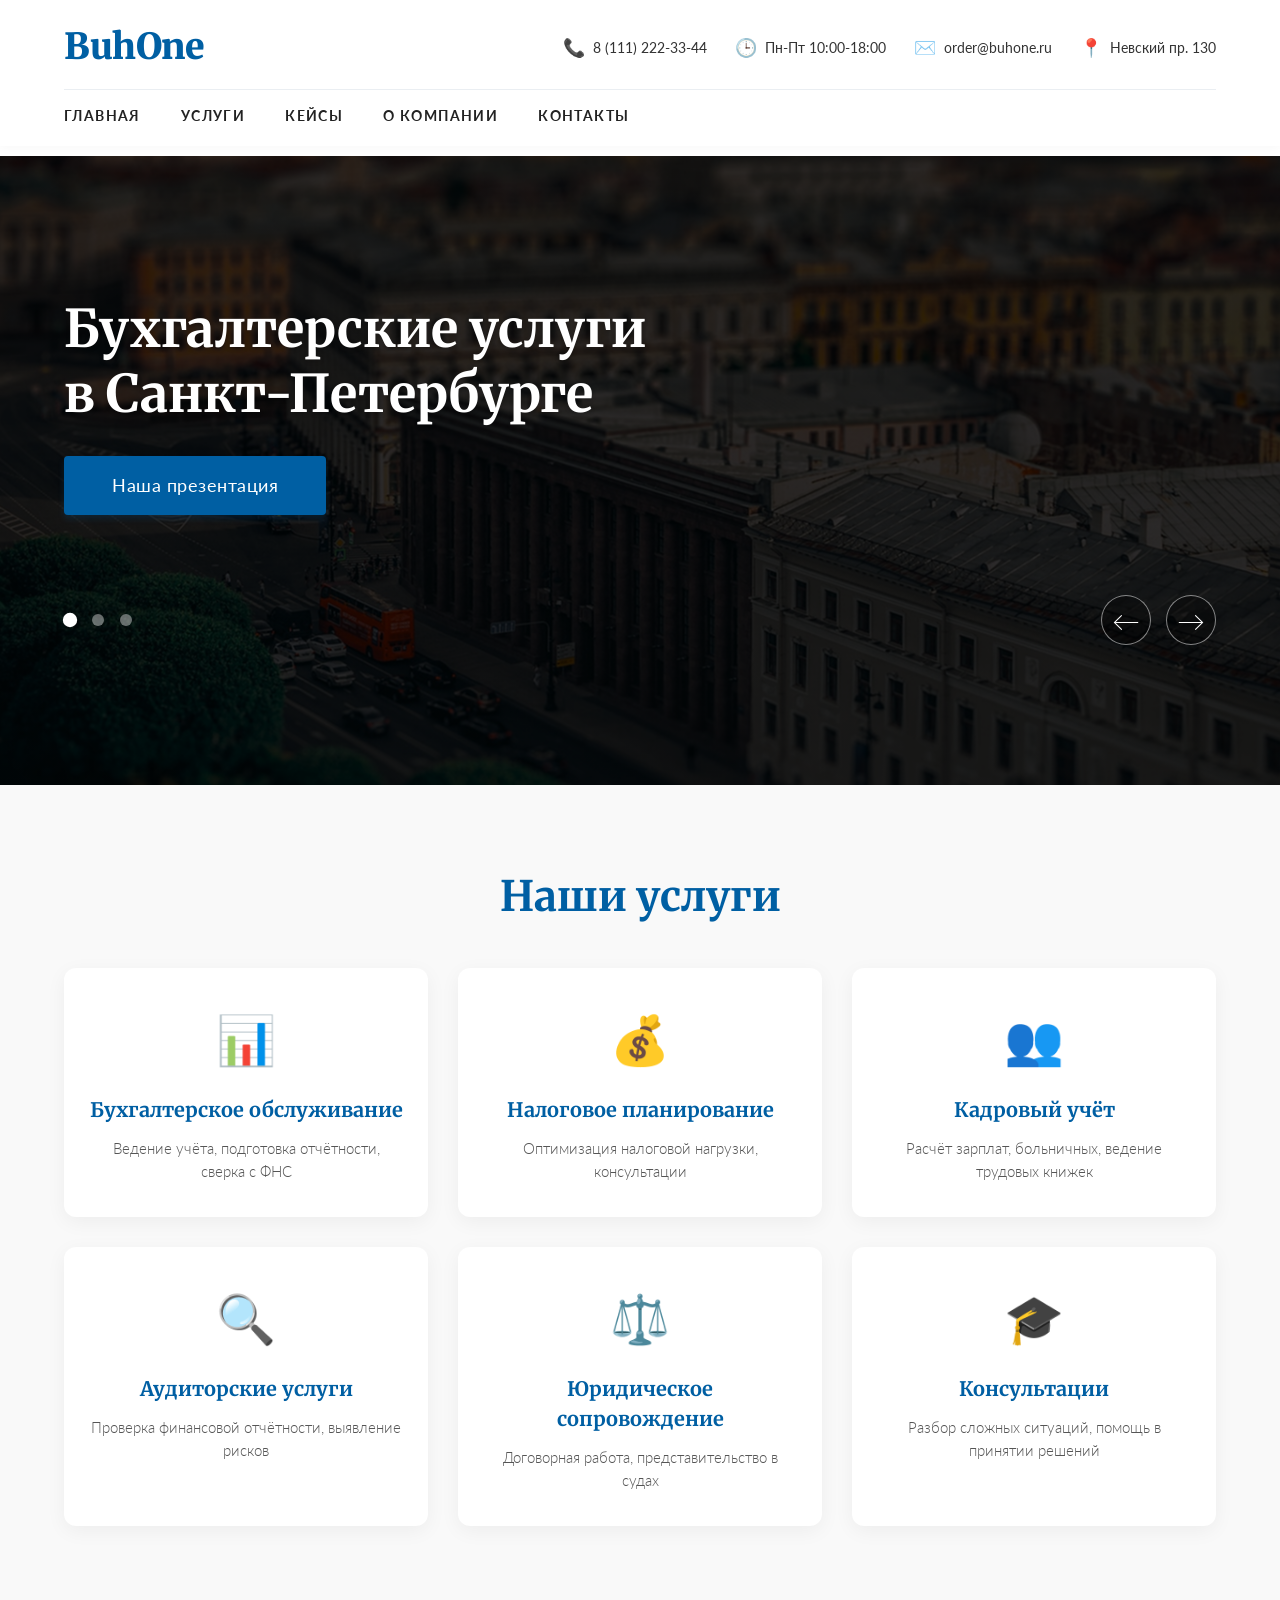
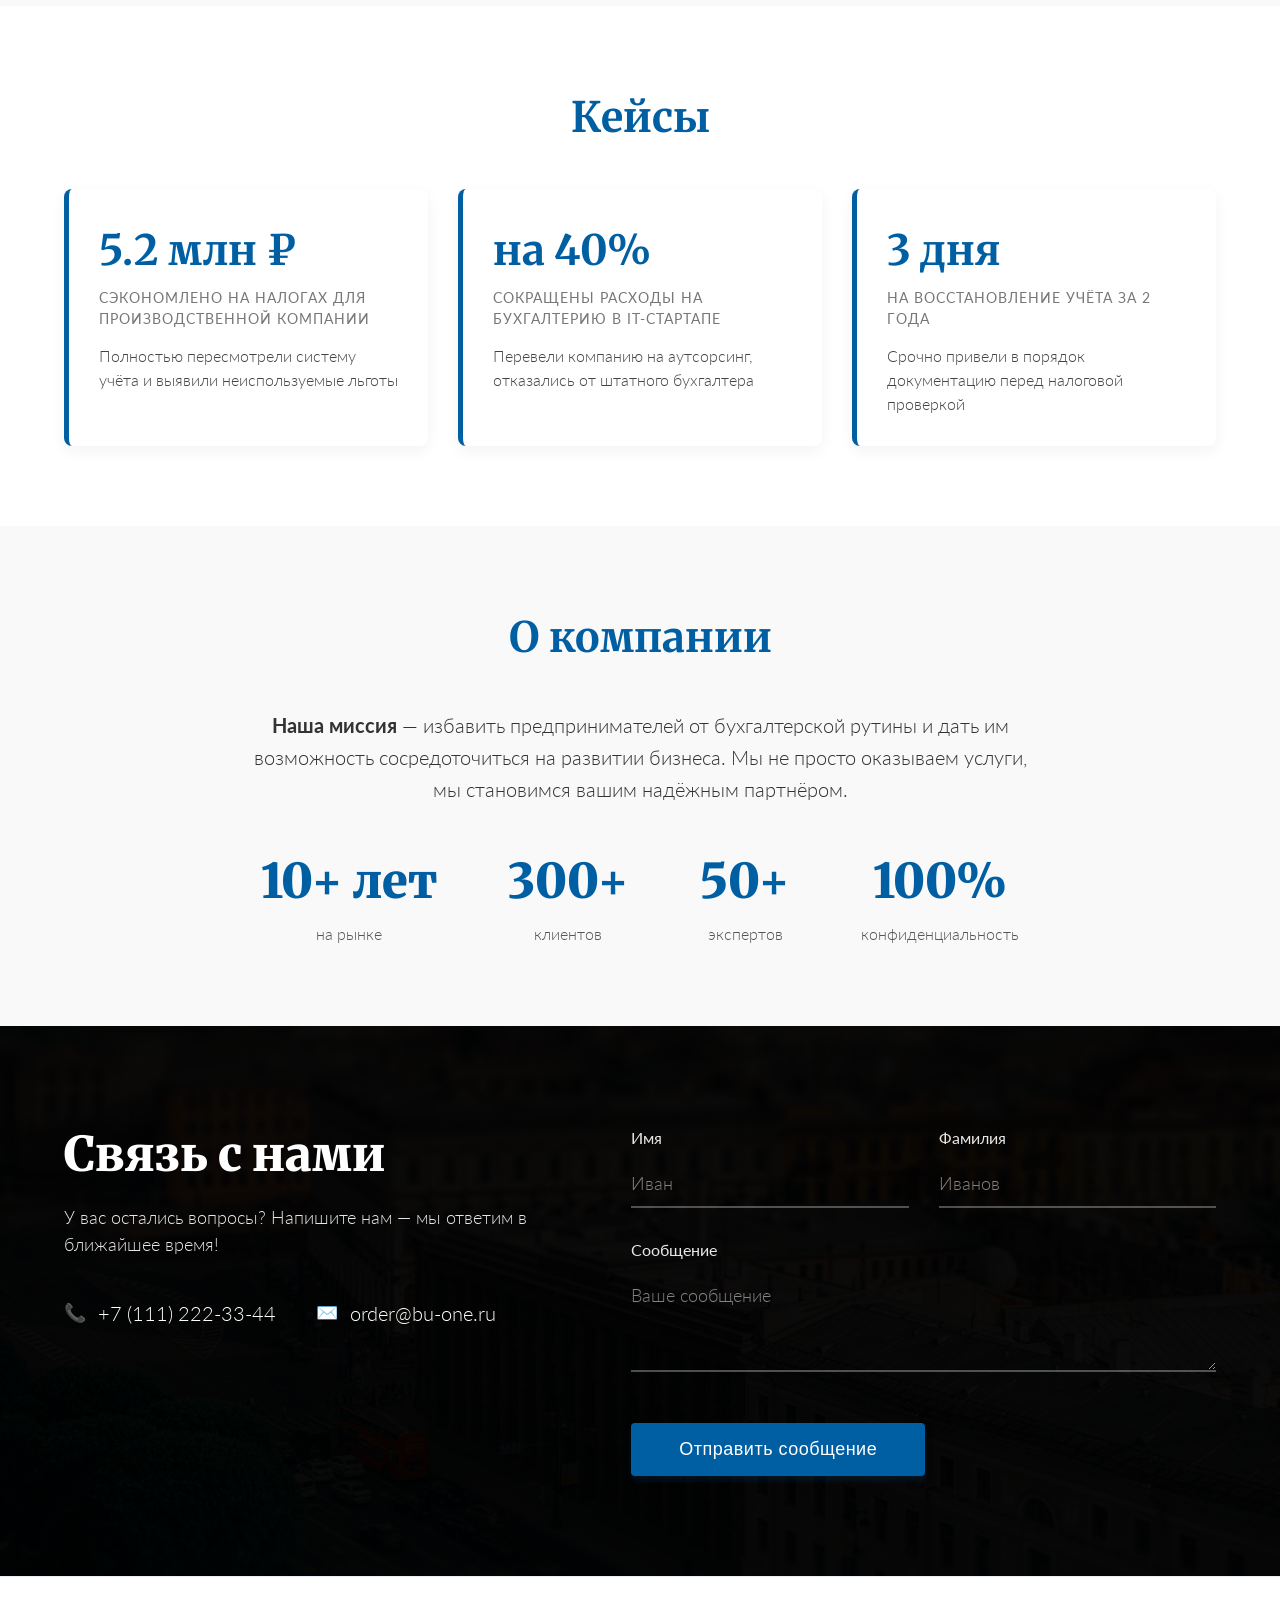
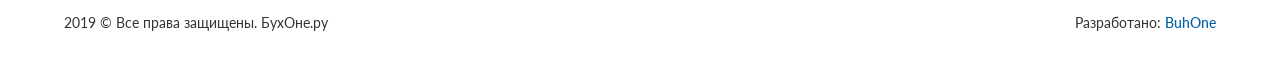
<file: index.html>
<!DOCTYPE html>
<html lang="ru">
<head>
  <meta charset="UTF-8">
  <meta name="viewport" content="width=device-width, initial-scale=1.0">
  <title>BuhOne — Бухгалтерские услуги в СПб</title>
  <link rel="preconnect" href="https://fonts.googleapis.com">
  <link rel="preconnect" href="https://fonts.gstatic.com" crossorigin>
  <link href="https://fonts.googleapis.com/css2?family=Lato:wght@300;400;700&family=Merriweather:wght@700;900&display=swap" rel="stylesheet">
  <link rel="stylesheet" href="css/style.css">
</head>
<body>
  <header class="header">
    <div class="container">
      <div class="header-top">
        <div class="logo">BuhOne</div>
        <div class="header-contacts">
          <span><i class="icon">📞</i> 8 (111) 222-33-44</span>
          <span><i class="icon">🕒</i> Пн-Пт 10:00-18:00</span>
          <span><i class="icon">✉️</i> order@buhone.ru</span>
          <span><i class="icon">📍</i> Невский пр. 130</span>
        </div>
      </div>
      <input type="checkbox" id="burger" class="burger-checkbox">
      <label for="burger" class="burger-icon">
        <span></span><span></span><span></span>
      </label>
      <nav class="nav">
        <a href="#home" class="nav-link active">Главная</a>
        <a href="#services" class="nav-link">услуги</a>
        <a href="#cases" class="nav-link">кейсы</a>
        <a href="#about" class="nav-link">о компании</a>
        <a href="#contacts" class="nav-link">контакты</a>
      </nav>
      <nav class="mobile-nav">
        <a href="#home">Главная</a>
        <a href="#services">услуги</a>
        <a href="#cases">кейсы</a>
        <a href="#about">о компании</a>
        <a href="#contacts">контакты</a>
      </nav>
    </div>
  </header>

  <main>
    <!-- Hero секция со слайдером -->
    <section id="home" class="hero">
      <div class="container">
        <div class="hero-content">
          <h1 id="heroTitle">Бухгалтерские услуги<br>в Санкт-Петербурге</h1>
          <a href="#" class="btn">Наша презентация</a>
        </div>
        <div class="slider-controls">
          <div class="slider-dots" id="sliderDots"></div>
          <div class="slider-arrows">
            <span class="slider-arrow prev" id="prevSlide">←</span>
            <span class="slider-arrow next" id="nextSlide">→</span>
          </div>
        </div>
      </div>
    </section>

    <!-- Услуги -->
    <section id="services" class="services">
      <div class="container">
        <h2 class="section-title">Наши услуги</h2>
        <div class="services-grid">
          <div class="service-card"><div class="service-icon">📊</div><h3>Бухгалтерское обслуживание</h3><p>Ведение учёта, подготовка отчётности, сверка с ФНС</p></div>
          <div class="service-card"><div class="service-icon">💰</div><h3>Налоговое планирование</h3><p>Оптимизация налоговой нагрузки, консультации</p></div>
          <div class="service-card"><div class="service-icon">👥</div><h3>Кадровый учёт</h3><p>Расчёт зарплат, больничных, ведение трудовых книжек</p></div>
          <div class="service-card"><div class="service-icon">🔍</div><h3>Аудиторские услуги</h3><p>Проверка финансовой отчётности, выявление рисков</p></div>
          <div class="service-card"><div class="service-icon">⚖️</div><h3>Юридическое сопровождение</h3><p>Договорная работа, представительство в судах</p></div>
          <div class="service-card"><div class="service-icon">🎓</div><h3>Консультации</h3><p>Разбор сложных ситуаций, помощь в принятии решений</p></div>
        </div>
      </div>
    </section>

    <!-- Кейсы -->
    <section id="cases" class="cases">
      <div class="container">
        <h2 class="section-title">Кейсы</h2>
        <div class="cases-grid">
          <div class="case-card"><div class="case-value">5.2 млн ₽</div><div class="case-label">сэкономлено на налогах для производственной компании</div><p>Полностью пересмотрели систему учёта и выявили неиспользуемые льготы</p></div>
          <div class="case-card"><div class="case-value">на 40%</div><div class="case-label">сокращены расходы на бухгалтерию в IT-стартапе</div><p>Перевели компанию на аутсорсинг, отказались от штатного бухгалтера</p></div>
          <div class="case-card"><div class="case-value">3 дня</div><div class="case-label">на восстановление учёта за 2 года</div><p>Срочно привели в порядок документацию перед налоговой проверкой</p></div>
        </div>
      </div>
    </section>

    <!-- О компании -->
    <section id="about" class="about">
      <div class="container">
        <h2 class="section-title">О компании</h2>
        <div class="about-content">
          <p class="about-mission"><strong>Наша миссия</strong> — избавить предпринимателей от бухгалтерской рутины и дать им возможность сосредоточиться на развитии бизнеса. Мы не просто оказываем услуги, мы становимся вашим надёжным партнёром.</p>
          <div class="about-stats">
            <div class="stat-item"><span class="stat-value">10+ лет</span><span class="stat-label">на рынке</span></div>
            <div class="stat-item"><span class="stat-value">300+</span><span class="stat-label">клиентов</span></div>
            <div class="stat-item"><span class="stat-value">50+</span><span class="stat-label">экспертов</span></div>
            <div class="stat-item"><span class="stat-value">100%</span><span class="stat-label">конфиденциальность</span></div>
          </div>
        </div>
      </div>
    </section>

    <!-- Контактная секция -->
    <section id="contacts" class="contact-section">
      <div class="container">
        <div class="contact-grid">
          <div class="contact-info">
            <h2>Связь с нами</h2>
            <p>У вас остались вопросы? Напишите нам — мы ответим в ближайшее время!</p>
            <div class="contact-details">
              <span><i class="icon">📞</i> +7 (111) 222-33-44</span>
              <span><i class="icon">✉️</i> order@bu-one.ru</span>
            </div>
          </div>
          <div class="contact-form">
            <form id="contactForm">
              <div class="form-row">
                <div class="form-group"><label>Имя</label><input type="text" placeholder="Иван" required></div>
                <div class="form-group"><label>Фамилия</label><input type="text" placeholder="Иванов" required></div>
              </div>
              <div class="form-group"><label>Сообщение</label><textarea placeholder="Ваше сообщение" required></textarea></div>
              <div class="form-submit"><button type="submit" class="btn">Отправить сообщение</button></div>
            </form>
          </div>
        </div>
      </div>
    </section>
  </main>

  <footer class="footer">
    <div class="container"><div>2019 © Все права защищены. БухОне.ру</div><div>Разработано: <a href="#">BuhOne</a></div></div>
  </footer>

  <!-- Попап успешной отправки -->
  <div class="popup-overlay" id="successPopup">
    <div class="popup"><h3>✅ Сообщение отправлено</h3><p>Спасибо! Мы свяжемся с вами в ближайшее время.</p><button class="btn" id="closePopup">Закрыть</button></div>
  </div>

  <script src="js/script.js"></script>
</body>
</html>
</file>
<file: css/style.css>
* {
  margin: 0;
  padding: 0;
  box-sizing: border-box;
}

body {
  font-family: 'Lato', sans-serif;
  font-weight: 300;
  color: #1e1e1e;
  background: #fff;
  line-height: 1.5;
  -webkit-font-smoothing: antialiased;
}

.container {
  max-width: 1200px;
  margin: 0 auto;
  padding: 0 24px;
}

h1, h2, h3 {
  font-family: 'Merriweather', serif;
  font-weight: 700;
}

.section-title {
  font-size: 42px;
  color: #005FA3;
  margin-bottom: 40px;
  text-align: center;
}

/* Кнопки */
.btn {
  display: inline-block;
  background: #005FA3;
  color: white;
  font-weight: 400;
  font-size: 18px;
  padding: 16px 48px;
  border: none;
  cursor: pointer;
  text-decoration: none;
  border-radius: 4px;
  transition: all 0.3s ease;
  box-shadow: 0 4px 6px rgba(0, 95, 163, 0.2);
  letter-spacing: 0.5px;
}

.btn:hover {
  background: #004a82;
  transform: translateY(-2px);
  box-shadow: 0 8px 12px rgba(0, 95, 163, 0.3);
}

/* Шапка */
.header {
  padding: 20px 0;
  background: white;
  box-shadow: 0 2px 10px rgba(0,0,0,0.03);
  position: relative;
}

.header-top {
  display: flex;
  align-items: center;
  justify-content: space-between;
  flex-wrap: wrap;
  gap: 20px;
  margin-bottom: 15px;
}

.logo {
  font-family: 'Merriweather', serif;
  font-weight: 900;
  font-size: 36px;
  color: #005FA3;
  letter-spacing: -0.5px;
}

.header-contacts {
  display: flex;
  gap: 28px;
  font-size: 14px;
  font-weight: 400;
  color: #333;
}

.header-contacts span {
  display: flex;
  align-items: center;
  gap: 8px;
}

.icon {
  color: #005FA3;
  font-size: 18px;
  font-style: normal;
}

/* Навигация */
.nav {
  display: flex;
  gap: 40px;
  padding-top: 15px;
  border-top: 1px solid #eaeef2;
}

.nav a {
  text-decoration: none;
  color: #222;
  font-size: 14px;
  font-weight: 700;
  text-transform: uppercase;
  letter-spacing: 1.4px;
  transition: color 0.2s;
  position: relative;
}

.nav a::after {
  content: '';
  position: absolute;
  bottom: -5px;
  left: 0;
  width: 0;
  height: 2px;
  background: #005FA3;
  transition: width 0.3s;
}

.nav a:hover::after,
.nav a.active::after {
  width: 100%;
}

/* Бургер */
.burger-checkbox {
  display: none;
}

.burger-icon {
  display: none;
  flex-direction: column;
  justify-content: space-between;
  width: 28px;
  height: 22px;
  cursor: pointer;
  position: absolute;
  right: 24px;
  top: 30px;
}

.burger-icon span {
  height: 3px;
  background: #005FA3;
  border-radius: 3px;
  transition: 0.3s;
}

.mobile-nav {
  display: none;
  flex-direction: column;
  background: white;
  padding: 25px;
  gap: 18px;
  box-shadow: 0 10px 20px rgba(0,0,0,0.05);
  border-radius: 8px;
  margin-top: 15px;
}

.mobile-nav a {
  text-decoration: none;
  color: #222;
  font-weight: 700;
  text-transform: uppercase;
  font-size: 16px;
}

/* Hero секция + слайдер */
.hero {
  background-size: cover;
  background-position: center;
  color: white;
  padding: 140px 0;
  margin-top: 10px;
  transition: background-image 0.5s ease;
  position: relative;
}

.hero::before {
  content: '';
  position: absolute;
  top: 0;
  left: 0;
  width: 100%;
  height: 100%;
  background: linear-gradient(0deg, rgba(0,0,0,0.55) 0%, rgba(0,0,0,0.55) 100%);
  pointer-events: none;
}

.hero .container {
  position: relative;
  z-index: 2;
}

.hero-content {
  max-width: 650px;
}

.hero h1 {
  font-size: 52px;
  line-height: 1.25;
  margin-bottom: 30px;
  text-shadow: 0 2px 4px rgba(0,0,0,0.2);
}

.slider-controls {
  display: flex;
  align-items: center;
  justify-content: space-between;
  margin-top: 80px;
}

.slider-dots {
  display: flex;
  gap: 16px;
}

.dot {
  width: 12px;
  height: 12px;
  background: rgba(255,255,255,0.4);
  border-radius: 50%;
  transition: all 0.3s;
  cursor: pointer;
}

.dot.active {
  background: white;
  transform: scale(1.2);
}

.slider-arrows {
  display: flex;
  gap: 15px;
}

.slider-arrow {
  width: 50px;
  height: 50px;
  background: rgba(0,0,0,0.3);
  border: 1px solid rgba(255,255,255,0.5);
  color: white;
  font-size: 28px;
  display: flex;
  align-items: center;
  justify-content: center;
  border-radius: 50%;
  cursor: pointer;
  transition: all 0.3s;
}

.slider-arrow:hover {
  background: rgba(0,95,163,0.8);
  border-color: white;
  transform: scale(1.05);
}

/* Услуги */
.services {
  padding: 80px 0;
  background: #f9f9f9;
}

.services-grid {
  display: grid;
  grid-template-columns: repeat(auto-fit, minmax(300px, 1fr));
  gap: 30px;
}

.service-card {
  background: white;
  padding: 35px 25px;
  border-radius: 12px;
  box-shadow: 0 5px 20px rgba(0,0,0,0.05);
  transition: transform 0.3s, box-shadow 0.3s;
  text-align: center;
}

.service-card:hover {
  transform: translateY(-8px);
  box-shadow: 0 15px 30px rgba(0,95,163,0.1);
}

.service-icon {
  font-size: 48px;
  margin-bottom: 20px;
}

.service-card h3 {
  font-size: 20px;
  color: #005FA3;
  margin-bottom: 12px;
}

.service-card p {
  color: #555;
  font-size: 15px;
}

/* Кейсы */
.cases {
  padding: 80px 0;
}

.cases-grid {
  display: grid;
  grid-template-columns: repeat(auto-fit, minmax(300px, 1fr));
  gap: 30px;
}

.case-card {
  background: #fff;
  border-left: 5px solid #005FA3;
  padding: 30px;
  border-radius: 8px;
  box-shadow: 0 5px 15px rgba(0,0,0,0.05);
}

.case-value {
  font-size: 42px;
  font-weight: 700;
  color: #005FA3;
  font-family: 'Merriweather', serif;
  margin-bottom: 5px;
}

.case-label {
  font-size: 14px;
  text-transform: uppercase;
  letter-spacing: 1px;
  color: #777;
  margin-bottom: 15px;
  font-weight: 400;
}

.case-card p {
  color: #444;
}

/* О компании */
.about {
  padding: 80px 0;
  background: #f9f9f9;
}

.about-content {
  max-width: 800px;
  margin: 0 auto;
  text-align: center;
}

.about-mission {
  font-size: 20px;
  line-height: 1.6;
  margin-bottom: 40px;
  color: #333;
}

.about-stats {
  display: flex;
  justify-content: space-around;
  flex-wrap: wrap;
  gap: 30px;
}

.stat-item {
  display: flex;
  flex-direction: column;
  align-items: center;
}

.stat-value {
  font-size: 48px;
  font-weight: 900;
  color: #005FA3;
  font-family: 'Merriweather', serif;
}

.stat-label {
  font-size: 16px;
  color: #555;
  margin-top: 5px;
}

/* Форма */
.contact-section {
  background: linear-gradient(0deg, rgba(0, 0, 0, 0.75) 0%, rgba(0, 0, 0, 0.75) 100%), url('../images/contact-bg.jpg') center/cover no-repeat;
  color: white;
  padding: 100px 0;
}

.contact-grid {
  display: flex;
  gap: 80px;
  align-items: flex-start;
}

.contact-info {
  flex: 1;
}

.contact-info h2 {
  font-weight: 900;
  font-size: 48px;
  margin-bottom: 20px;
  line-height: 1.2;
}

.contact-info p {
  font-size: 18px;
  font-weight: 300;
  margin-bottom: 40px;
  opacity: 0.9;
}

.contact-details {
  display: flex;
  gap: 40px;
  font-size: 20px;
  font-weight: 300;
}

.contact-details span {
  display: flex;
  align-items: center;
  gap: 12px;
}

.contact-form {
  flex: 1.2;
}

.form-row {
  display: flex;
  gap: 30px;
  margin-bottom: 30px;
}

.form-group {
  flex: 1;
}

.form-group label {
  display: block;
  font-size: 16px;
  font-weight: 400;
  margin-bottom: 10px;
  opacity: 0.9;
}

.form-group input,
.form-group textarea {
  width: 100%;
  background: transparent;
  border: none;
  border-bottom: 2px solid rgba(255,255,255,0.3);
  padding: 12px 0;
  font-size: 18px;
  font-family: 'Lato', sans-serif;
  font-weight: 300;
  color: white;
  transition: border-color 0.3s;
}

.form-group input::placeholder,
.form-group textarea::placeholder {
  color: rgba(255,255,255,0.5);
  font-weight: 300;
}

.form-group input:focus,
.form-group textarea:focus {
  outline: none;
  border-bottom-color: #005FA3;
}

.form-group textarea {
  min-height: 100px;
  resize: vertical;
}

.form-submit {
  margin-top: 45px;
}

/* Футер */
.footer {
  padding: 35px 0;
  background: #fff;
  color: #333;
  font-size: 14px;
  font-weight: 400;
  border-top: 1px solid #eaeef2;
}

.footer .container {
  display: flex;
  justify-content: space-between;
  align-items: center;
  flex-wrap: wrap;
  gap: 15px;
}

.footer a {
  color: #005FA3;
  text-decoration: none;
  font-weight: 500;
}

/* Попап */
.popup-overlay {
  position: fixed;
  top: 0; left: 0;
  width: 100%; height: 100%;
  background: rgba(0,0,0,0.6);
  backdrop-filter: blur(3px);
  display: flex;
  justify-content: center;
  align-items: center;
  visibility: hidden;
  opacity: 0;
  transition: all 0.3s ease;
  z-index: 1000;
}

.popup {
  background: white;
  padding: 48px 56px;
  border-radius: 16px;
  text-align: center;
  max-width: 450px;
  box-shadow: 0 25px 40px rgba(0,0,0,0.2);
  transform: scale(0.9);
  transition: transform 0.3s;
  color: #1e1e1e;
}

.popup-overlay.active {
  visibility: visible;
  opacity: 1;
}

.popup-overlay.active .popup {
  transform: scale(1);
}

.popup h3 {
  font-size: 28px;
  margin-bottom: 16px;
  color: #005FA3;
}

/* Адаптив */
@media (max-width: 1024px) {
  .contact-grid {
    gap: 40px;
  }
}

@media (max-width: 768px) {
  .header-top {
    flex-direction: column;
    align-items: flex-start;
  }

  .header-contacts {
    flex-wrap: wrap;
    gap: 15px 25px;
  }

  .nav {
    display: none;
  }

  .burger-icon {
    display: flex;
  }

  .burger-checkbox:checked ~ .mobile-nav {
    display: flex;
  }

  .hero {
    padding: 100px 0;
  }

  .hero h1 {
    font-size: 38px;
  }

  .slider-controls {
    flex-direction: column;
    gap: 20px;
    align-items: flex-start;
  }

  .contact-grid {
    flex-direction: column;
  }

  .form-row {
    flex-direction: column;
    gap: 20px;
  }

  .contact-details {
    flex-direction: column;
    gap: 15px;
  }

  .footer .container {
    flex-direction: column;
    text-align: center;
  }

  .popup {
    padding: 32px 24px;
    margin: 20px;
  }

  .section-title {
    font-size: 32px;
  }
}

@media (max-width: 480px) {
  .hero h1 {
    font-size: 32px;
  }

  .btn {
    padding: 14px 32px;
    font-size: 16px;
  }

  .contact-info h2 {
    font-size: 36px;
  }

  .services-grid,
  .cases-grid {
    grid-template-columns: 1fr;
  }
}
</file>
